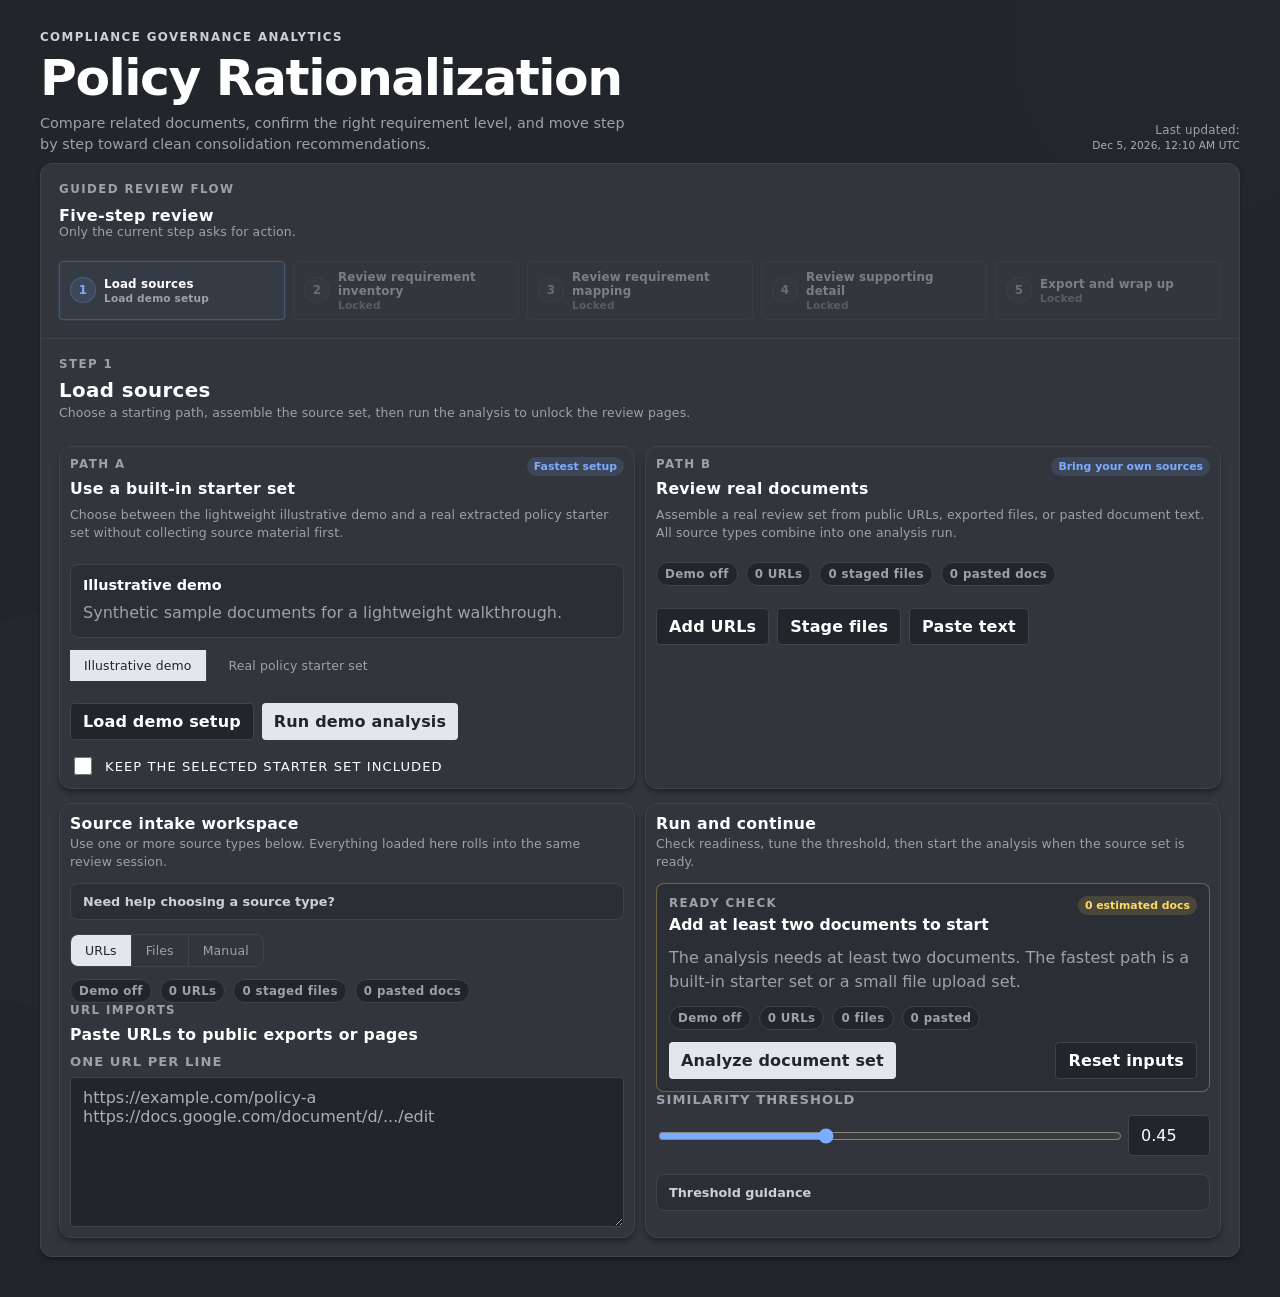
<file: docs/index.html>
<!doctype html>
<html lang="en">
  <head>
    <meta charset="utf-8">
    <meta name="viewport" content="width=device-width, initial-scale=1">
    <title>Compliance Rationalizer</title>
    <meta
      name="description"
      content="Analyze related compliance policies and standards for redundancy, consolidation opportunities, and review flags."
    >
    <link rel="stylesheet" href="./styles.css?v=20260428g">
  </head>
  <body>
    <div class="bg-shape bg-shape-a"></div>
    <div class="bg-shape bg-shape-b"></div>

    <div class="page-shell">
      <header class="hero">
        <div class="hero-top">
          <div class="hero-title-wrap">
            <p class="eyebrow">Compliance Governance Analytics</p>
            <h1>Policy Rationalization</h1>
            <p class="subhead">
              Compare related documents, confirm the right requirement level, and move step by step toward clean consolidation recommendations.
            </p>
          </div>
          <div class="hero-source hero-source--inline">
            <span class="source-label" id="deployLabel">Last updated:</span>
            <span class="source-timestamp" id="deployTimestamp">Apr 28, 2026, 2:56 PM EDT</span>
          </div>
        </div>
      </header>

      <main class="wizard-layout">
        <section class="panel wizard-shell">
          <div class="panel__section wizard-progress-shell">
            <div data-step-progress></div>
          </div>

          <div class="panel__section wizard-status-shell" data-status-shell hidden>
            <div class="status" data-status></div>
          </div>

          <div class="panel__section wizard-content-shell">
            <div data-step-content></div>
          </div>
        </section>
      </main>
    </div>

    <script type="module" src="./app.mjs?v=20260428g"></script>
  </body>
</html>
</file>
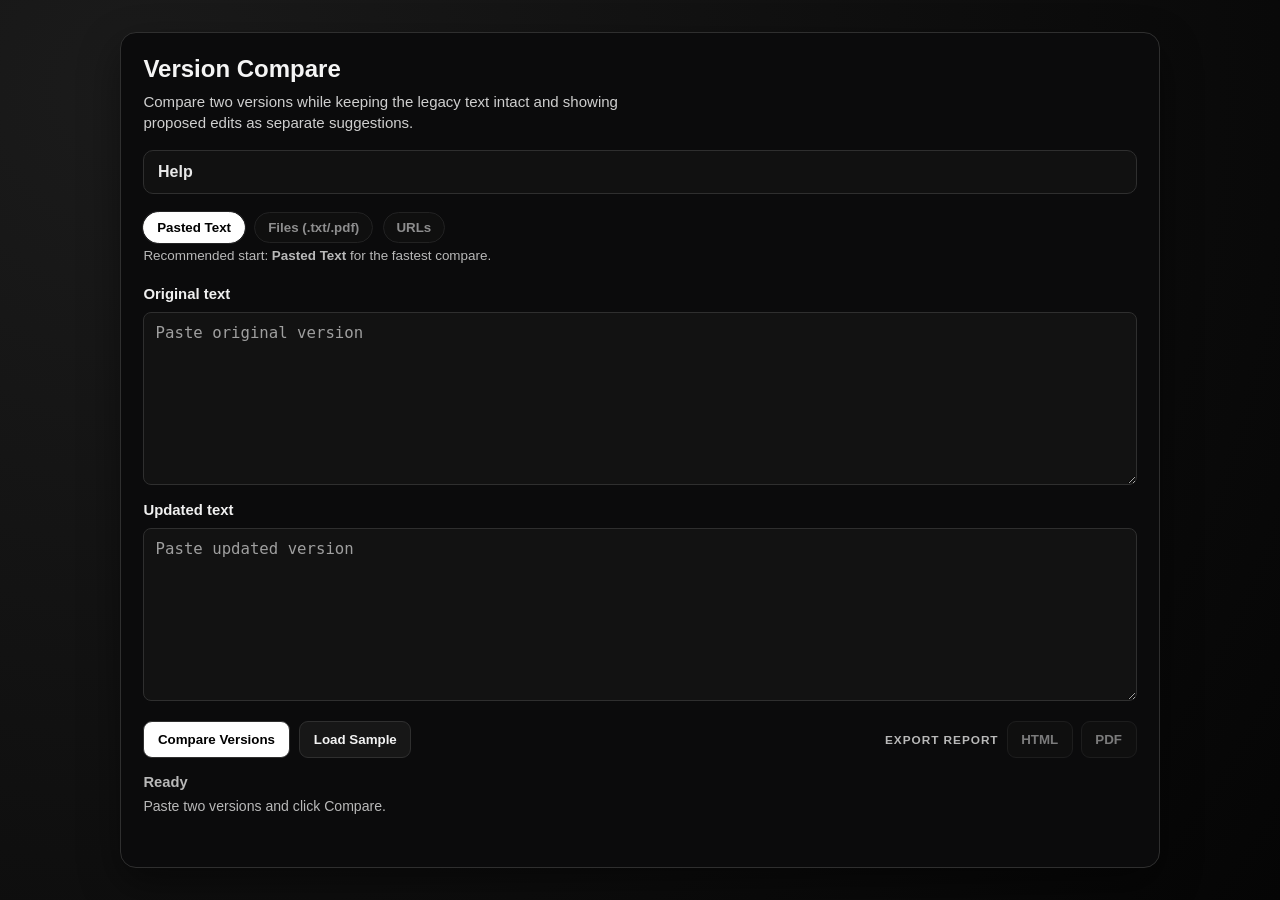
<file: docs/version-compare/index.html>
<!doctype html>
<html lang="en">
  <head>
    <meta charset="UTF-8" />
    <meta name="viewport" content="width=device-width, initial-scale=1.0" />
    <title>Version Compare</title>
    <link rel="stylesheet" href="./styles.css?v=20260428a" />
  </head>
  <body>
    <main class="shell">
      <section class="card">
        <header class="header">
          <h1>Version Compare</h1>
          <p>Compare two versions while keeping the legacy text intact and showing proposed edits as separate suggestions.</p>
        </header>

        <details class="help-disclosure">
          <summary>Help</summary>
          <div class="help-disclosure__body">
            <ol>
              <li>Select an input mode: <strong>Pasted Text</strong>, <strong>Files</strong>, or <strong>URLs</strong>.</li>
              <li>Provide original and updated versions.</li>
              <li>Click <strong>Compare</strong> to view summary plus a legacy-preserving redline.</li>
              <li>Export with <strong>Download HTML Report</strong> or <strong>Download PDF Report</strong>.</li>
            </ol>
            <p>URL mode may be blocked by CORS/auth on private links. If that happens, paste text or upload files.</p>
          </div>
        </details>

        <section class="mode-picker" role="tablist" aria-label="Input mode">
          <button type="button" id="tab-text" class="mode-btn active" data-mode="text" role="tab" tabindex="0" aria-selected="true" aria-controls="panel-text">Pasted Text</button>
          <button type="button" id="tab-files" class="mode-btn" data-mode="files" role="tab" tabindex="-1" aria-selected="false" aria-controls="panel-files">Files (.txt/.pdf)</button>
          <button type="button" id="tab-urls" class="mode-btn" data-mode="urls" role="tab" tabindex="-1" aria-selected="false" aria-controls="panel-urls">URLs</button>
        </section>
        <p class="mode-hint">Recommended start: <strong>Pasted Text</strong> for the fastest compare.</p>

        <section id="panel-text" class="mode-panel" role="tabpanel" aria-labelledby="tab-text">
          <label for="text-a">Original text</label>
          <textarea id="text-a" rows="8" placeholder="Paste original version"></textarea>
          <label for="text-b">Updated text</label>
          <textarea id="text-b" rows="8" placeholder="Paste updated version"></textarea>
        </section>

        <section id="panel-files" class="mode-panel hidden" role="tabpanel" aria-labelledby="tab-files" aria-hidden="true">
          <label for="file-a">Original file (.txt or .pdf)</label>
          <input id="file-a" type="file" accept=".txt,.pdf,text/plain,application/pdf" />
          <label for="file-b">Updated file (.txt or .pdf)</label>
          <input id="file-b" type="file" accept=".txt,.pdf,text/plain,application/pdf" />
        </section>

        <section id="panel-urls" class="mode-panel hidden" role="tabpanel" aria-labelledby="tab-urls" aria-hidden="true">
          <label for="url-a">Original URL</label>
          <input id="url-a" type="url" placeholder="https://..." />
          <label for="url-b">Updated URL</label>
          <input id="url-b" type="url" placeholder="https://..." />
        </section>

        <section class="actions">
          <div class="actions-main">
            <button id="compare-btn" type="button" class="primary">Compare Versions</button>
            <button id="load-sample" type="button" class="secondary sample-btn">Load Sample</button>
          </div>
          <div id="export-actions" class="export-actions hidden">
            <span class="export-label">Export Report</span>
            <button id="download-html" type="button" class="export-btn" disabled>HTML</button>
            <button id="download-pdf" type="button" class="export-btn" disabled>PDF</button>
          </div>
        </section>

        <div id="status" class="status"></div>
        <p id="empty-state" class="empty-state"></p>

        <section id="results" class="results hidden">
          <h2>Summary</h2>
          <ul id="summary-list"></ul>

          <div class="result-toggles">
            <button id="toggle-inline" type="button" class="toggle-btn" aria-expanded="false">Show Redline</button>
            <button id="toggle-side" type="button" class="toggle-btn" aria-expanded="false">Show Side-by-Side</button>
          </div>

          <div id="inline-section" class="result-section hidden">
            <h2>Legacy-Preserving Redline</h2>
            <p class="legend"><span class="legacy-token">Legacy text</span> <span class="suggestion-chip">Proposed suggestion</span></p>
            <div id="inline-diff" class="inline-diff"></div>
          </div>

          <div id="side-section" class="result-section hidden">
            <h2>Side-by-Side Diff</h2>
            <div class="table-wrap">
              <table>
                <thead>
                  <tr><th>Original</th><th>Updated</th></tr>
                </thead>
                <tbody id="side-body"></tbody>
              </table>
            </div>
          </div>
        </section>
      </section>
    </main>

    <script type="module" src="./app.js?v=20260428a"></script>
  </body>
</html>
</file>
<file: docs/styles.css>
@font-face {
  font-family: "Cash Sans";
  src: url(https://cash-f.squarecdn.com/static/fonts/cashsans/woff2/CashSans-Regular.woff2) format("woff2");
  font-weight: 400;
  font-style: normal;
}

@font-face {
  font-family: "Cash Sans";
  src: url(https://cash-f.squarecdn.com/static/fonts/cashsans/woff2/CashSans-Medium.woff2) format("woff2");
  font-weight: 500;
  font-style: normal;
}

@font-face {
  font-family: "Cash Sans";
  src: url(https://cash-f.squarecdn.com/static/fonts/cashsans/woff2/CashSans-Bold.woff2) format("woff2");
  font-weight: 700;
  font-style: normal;
}

:root {
  --bg: #22252a;
  --bg-secondary: #2b2f35;
  --bg-tertiary: #3f434b;
  --ink: #ffffff;
  --muted: #9ca2aa;
  --card: #32353b;
  --line: #3f434b;
  --accent: #e3e6ea;
  --accent-2: #cbd1d6;
  --accent-3: #a7b0b9;
  --info: #7cacff;
  --danger: #ff6b6b;
  --success: #a3d795;
  --warning: #ffd966;
  --shadow-sm: 0 1px 2px 0 rgba(0, 0, 0, 0.22);
  --shadow-md: 0 4px 6px -1px rgba(0, 0, 0, 0.32), 0 2px 4px -2px rgba(0, 0, 0, 0.24);
  --shadow-lg: 0 10px 15px -3px rgba(0, 0, 0, 0.34), 0 4px 6px -4px rgba(0, 0, 0, 0.24);
  --radius-sm: 4px;
  --radius-md: 8px;
  --radius-lg: 12px;
}

* {
  box-sizing: border-box;
}

html {
  scroll-behavior: smooth;
}

body {
  margin: 0;
  min-height: 100vh;
  font-family: "Cash Sans", system-ui, -apple-system, sans-serif;
  color: var(--ink);
  background: var(--bg);
  -webkit-font-smoothing: antialiased;
  text-rendering: optimizeLegibility;
}

.bg-shape {
  position: fixed;
  z-index: -1;
  border-radius: 999px;
  opacity: 0.42;
  filter: blur(0.5px);
}

.bg-shape-a {
  width: 400px;
  height: 400px;
  background: #2a2d33;
  left: -130px;
  bottom: -110px;
}

.bg-shape-b {
  width: 360px;
  height: 360px;
  background: #282b30;
  right: -90px;
  top: -140px;
}

.page-shell {
  width: min(1200px, 94vw);
  margin: 0 auto;
  padding: 30px 0 40px;
}

.hero {
  margin-bottom: 8px;
}

.hero-top {
  display: flex;
  justify-content: space-between;
  align-items: flex-end;
  gap: 14px;
}

.hero-title-wrap {
  flex: 1 1 720px;
  min-width: 0;
}

.eyebrow {
  margin: 0 0 8px;
  color: var(--accent-2);
  font-size: 0.74rem;
  font-weight: 700;
  letter-spacing: 0.12em;
  text-transform: uppercase;
}

.hero h1 {
  margin: 0;
  line-height: 1.05;
  font-weight: 700;
  letter-spacing: -0.03em;
  font-size: clamp(1.9rem, 4vw, 3.15rem);
}

.subhead {
  margin: 8px 0 0;
  font-size: 0.9rem;
  color: var(--muted);
  max-width: 66ch;
  line-height: 1.45;
}

.hero-source {
  display: flex;
  flex-direction: column;
  align-items: flex-end;
  gap: 2px;
  flex-shrink: 0;
  margin-left: auto;
}

.hero-source--inline {
  padding-bottom: 4px;
}

.source-label {
  color: var(--muted);
  font-size: 0.74rem;
  font-weight: 500;
  letter-spacing: 0.02em;
  white-space: nowrap;
}

.source-timestamp {
  color: var(--accent-3);
  font-size: 0.66rem;
  letter-spacing: 0.01em;
  white-space: nowrap;
}

.panel {
  background: var(--card);
  border: 1px solid var(--line);
  border-radius: var(--radius-lg);
  box-shadow: var(--shadow-md);
}

.layout {
  display: grid;
  grid-template-columns: minmax(320px, 420px) minmax(0, 1fr);
  gap: 10px;
}

.panel--sticky {
  position: sticky;
  top: 18px;
  align-self: start;
}

.panel__section {
  padding: 14px;
  border-bottom: 1px solid rgba(255, 255, 255, 0.06);
}

.panel__section:last-child {
  border-bottom: 0;
}

.panel h2,
.panel h3,
.panel h4 {
  margin: 2px 0 10px;
  font-size: 0.98rem;
  letter-spacing: 0.02em;
}

.panel p {
  color: var(--muted);
}

.demo-box {
  border: 1px solid var(--bg-tertiary);
  border-radius: var(--radius-md);
  padding: 12px;
  background: var(--bg-secondary);
}

.flow-card {
  border: 1px solid var(--bg-tertiary);
  border-radius: var(--radius-md);
  padding: 12px;
  background: var(--bg-secondary);
}

.flow-card + .flow-card {
  margin-top: 10px;
}

.flow-card strong {
  display: block;
  margin-bottom: 6px;
  font-size: 0.9rem;
}

.flow-card p {
  margin: 0;
  line-height: 1.5;
}

.flow-card--compact p {
  margin-top: 8px;
}

.workspace-switcher {
  display: grid;
  gap: 12px;
  margin-top: 14px;
}

.help-disclosure {
  margin-bottom: 12px;
  border: 1px solid var(--line);
  border-radius: var(--radius-md);
  background: var(--bg-secondary);
}

.help-disclosure summary {
  cursor: pointer;
  list-style: none;
  padding: 10px 12px;
  color: var(--accent-2);
  font-size: 0.8rem;
  font-weight: 700;
}

.help-disclosure summary::-webkit-details-marker {
  display: none;
}

.help-disclosure__body {
  padding: 0 12px 12px;
  color: var(--accent-3);
  font-size: 0.8rem;
  line-height: 1.5;
}

.help-disclosure__list {
  margin: 0;
  padding-left: 18px;
  display: grid;
  gap: 6px;
}

.help-disclosure--compact {
  margin: 10px 0 0;
}

.help-disclosure--compact .help-disclosure__body {
  padding-top: 2px;
}

.toggle-group--full {
  width: 100%;
}

.source-summary {
  display: flex;
  flex-wrap: wrap;
  gap: 8px;
}

.demo-banner {
  display: grid;
  gap: 6px;
  padding: 12px 14px;
  border-radius: var(--radius-md);
  border: 1px solid rgba(255, 217, 102, 0.28);
  background: linear-gradient(180deg, rgba(255, 217, 102, 0.1), rgba(255, 217, 102, 0.04));
}

.demo-banner--results {
  margin-bottom: 10px;
}

.demo-banner strong {
  color: var(--ink);
  font-size: 0.88rem;
  line-height: 1.5;
}

.demo-banner span {
  color: var(--accent-2);
  font-size: 0.78rem;
  line-height: 1.45;
}

.demo-banner__eyebrow {
  margin: 0;
  color: var(--warning);
  font-size: 0.68rem;
  font-weight: 800;
  letter-spacing: 0.11em;
  text-transform: uppercase;
}

.source-chip {
  display: inline-flex;
  align-items: center;
  padding: 4px 8px;
  border-radius: 999px;
  border: 1px solid var(--line);
  background: var(--bg);
  color: var(--muted);
  font-size: 0.74rem;
  font-weight: 700;
  letter-spacing: 0.03em;
}

.source-chip--active {
  color: var(--accent);
  border-color: var(--accent-3);
}

.toggle {
  display: flex;
  gap: 10px;
  align-items: center;
  font-weight: 500;
  color: var(--ink);
}

.toggle input {
  width: 18px;
  height: 18px;
  accent-color: var(--info);
}

.control-row {
  display: flex;
  flex-wrap: wrap;
  gap: 8px;
  margin-top: 10px;
}

label {
  font-size: 0.82rem;
  text-transform: uppercase;
  letter-spacing: 0.08em;
  color: var(--muted);
  font-weight: 700;
}

button,
.ghost-button,
.field input,
.field textarea,
.field input[type="file"] {
  font: inherit;
}

input,
textarea,
button,
.ghost-button {
  border-radius: var(--radius-sm);
}

input[type="text"],
input[type="number"],
textarea,
input[type="file"] {
  width: 100%;
  border: 1px solid var(--line);
  padding: 10px 12px;
  background: var(--bg);
  color: var(--ink);
}

textarea {
  min-height: 150px;
  resize: vertical;
}

input::placeholder,
textarea::placeholder {
  color: var(--accent-3);
}

input:focus,
textarea:focus {
  outline: none;
  border-color: var(--info);
}

button,
.ghost-button {
  padding: 8px 12px;
  font-weight: 700;
  cursor: pointer;
  letter-spacing: 0.01em;
  transition: filter 0.15s, transform 0.15s, box-shadow 0.15s;
}

button:hover,
.ghost-button:hover {
  transform: translateY(-1px);
}

.primary-button {
  border: none;
  background: var(--accent);
  color: var(--bg);
}

.primary-button:hover {
  filter: brightness(0.92);
}

.ghost-button {
  border: 1px solid var(--line);
  background: var(--bg);
  color: var(--ink);
  text-decoration: none;
  display: inline-flex;
  align-items: center;
  justify-content: center;
}

.ghost-button:hover {
  background: var(--bg-secondary);
}

.ghost-button--small {
  padding: 6px 10px;
  font-size: 0.78rem;
}

.field {
  display: grid;
  gap: 8px;
}

.hint {
  margin: 0;
  color: var(--muted);
  font-size: 0.82rem;
  line-height: 1.45;
}

.threshold-row {
  display: grid;
  grid-template-columns: minmax(0, 1fr) 82px;
  gap: 8px;
  align-items: center;
}

.threshold-row input[type="range"] {
  width: 100%;
  accent-color: var(--info);
}

.manual-stack {
  display: grid;
  gap: 8px;
}

.manual-card {
  padding: 10px;
  border-radius: var(--radius-md);
  border: 1px solid var(--bg-tertiary);
  background: var(--bg-secondary);
}

.manual-card__header {
  display: flex;
  gap: 8px;
  align-items: center;
  margin-bottom: 8px;
}

.manual-card__title {
  flex: 1;
  min-width: 0;
}

.manual-card__text {
  width: 100%;
  min-height: 132px;
}

.status {
  padding: 8px 12px;
  border: 1px solid var(--line);
  background: var(--bg);
  border-radius: var(--radius-md);
  color: var(--muted);
  font-size: 0.84rem;
  line-height: 1.45;
}

.status[data-tone="loading"] {
  color: var(--accent);
  border-color: rgba(124, 172, 255, 0.28);
  background: linear-gradient(180deg, rgba(124, 172, 255, 0.08), rgba(124, 172, 255, 0.03));
}

.status[data-tone="success"] {
  color: var(--success);
}

.status[data-tone="warning"] {
  color: var(--warning);
}

.status__eyebrow {
  margin-bottom: 6px;
  color: var(--accent-2);
  font-size: 0.68rem;
  font-weight: 800;
  letter-spacing: 0.11em;
  text-transform: uppercase;
}

.status__headline {
  display: block;
  color: var(--ink);
  font-size: 0.95rem;
}

.status__detail {
  margin: 6px 0 0;
  color: var(--accent-2);
  font-size: 0.82rem;
}

.status__steps {
  list-style: none;
  margin: 10px 0 0;
  padding: 0;
  display: grid;
  gap: 8px;
}

.status__step {
  display: grid;
  grid-template-columns: 14px minmax(0, 1fr);
  gap: 10px;
  align-items: start;
}

.status__step strong,
.status__step span {
  display: block;
}

.status__step strong {
  color: var(--ink);
  font-size: 0.8rem;
}

.status__step span {
  color: var(--muted);
  font-size: 0.76rem;
}

.status__step-dot {
  width: 10px;
  height: 10px;
  margin-top: 4px;
  border-radius: 50%;
  background: var(--bg-tertiary);
  border: 1px solid var(--line);
}

.status__step--active .status__step-dot {
  background: var(--info);
  border-color: rgba(124, 172, 255, 0.36);
  box-shadow: 0 0 0 4px rgba(124, 172, 255, 0.12);
}

.status__step--complete .status__step-dot {
  background: var(--success);
  border-color: rgba(163, 215, 149, 0.36);
}

.status__step--skipped .status__step-dot {
  background: transparent;
  border-style: dashed;
}

.results-shell {
  display: grid;
  gap: 8px;
}

.empty-state {
  padding: 12px;
}

.empty-state h2 {
  margin: 0 0 10px;
}

.empty-state p {
  margin: 0;
  line-height: 1.55;
}

.empty-state__steps {
  margin: 14px 0 0;
  padding-left: 18px;
  color: var(--accent-2);
  display: grid;
  gap: 8px;
}

.empty-state__steps li {
  line-height: 1.45;
}

.table-panel {
  padding: 10px;
}

.search-bar {
  position: relative;
  flex: 1;
}

.search-bar input {
  width: 100%;
  padding: 9px 14px;
  font-size: 0.88rem;
  font-family: inherit;
  background: var(--bg);
  border: 1px solid var(--line);
  border-radius: var(--radius-md);
  color: var(--ink);
  outline: none;
  transition: border-color 0.2s;
}

.search-bar input:focus {
  border-color: var(--info);
}

.filter-toolbar {
  display: grid;
  gap: 10px;
}

.review-toolbar {
  display: flex;
  align-items: center;
  gap: 10px;
  flex-wrap: wrap;
  margin-bottom: 10px;
}

.review-toolbar__search {
  flex: 1 1 360px;
}

.review-stack {
  display: grid;
  gap: 10px;
}

.export-actions {
  display: flex;
  gap: 8px;
  flex-wrap: wrap;
  justify-content: flex-end;
}

.toggle-group {
  display: flex;
  gap: 0;
  border: 1px solid var(--bg-tertiary);
  border-radius: var(--radius-md);
  overflow: hidden;
  width: fit-content;
  max-width: 100%;
  flex-wrap: wrap;
}

.toggle-btn {
  background: transparent;
  color: var(--muted);
  border: none;
  padding: 8px 14px;
  font-size: 0.78rem;
  font-family: inherit;
  font-weight: 500;
  cursor: pointer;
  transition: background 0.15s, color 0.15s;
  border-right: 1px solid var(--bg-tertiary);
  border-radius: 0;
}

.toggle-btn:last-child {
  border-right: none;
}

.toggle-btn:hover {
  background: var(--bg-secondary);
  color: var(--accent-2);
}

.toggle-btn.active {
  background: var(--accent);
  color: var(--bg);
}

.source-panel {
  display: none;
}

.source-panel.is-active {
  display: block;
}

.run-panel {
  border: 1px solid var(--bg-tertiary);
  border-radius: var(--radius-md);
  padding: 12px;
  background: var(--bg-secondary);
  display: grid;
  gap: 12px;
}

.run-panel--ready {
  border-color: rgba(163, 215, 149, 0.32);
}

.run-panel--warning {
  border-color: rgba(255, 217, 102, 0.32);
}

.run-panel__header {
  display: flex;
  justify-content: space-between;
  gap: 12px;
  align-items: flex-start;
}

.run-panel__header strong {
  display: block;
  font-size: 0.98rem;
}

.run-panel__header .eyebrow {
  margin-bottom: 5px;
}

.run-panel__detail {
  margin: 0;
  color: var(--accent-2);
  line-height: 1.5;
}

.run-panel__metrics {
  display: flex;
  flex-wrap: wrap;
  gap: 8px;
}

.run-panel__controls {
  display: flex;
  flex-wrap: wrap;
  justify-content: space-between;
  gap: 10px;
}

.stat,
.result-card {
  background: var(--bg-secondary);
  border: 1px solid var(--line);
  border-radius: var(--radius-md);
  box-shadow: var(--shadow-sm);
}

.review-context {
  display: grid;
  gap: 10px;
}

.review-context__copy {
  display: grid;
  gap: 6px;
}

.review-context__summary {
  margin: 0;
  color: var(--accent-2);
  line-height: 1.5;
}

.review-context__meta {
  display: flex;
  flex-wrap: wrap;
  gap: 8px;
}

.action-strip {
  display: grid;
  gap: 12px;
  border-color: rgba(124, 172, 255, 0.22);
  background: linear-gradient(180deg, rgba(124, 172, 255, 0.05), rgba(124, 172, 255, 0.02));
}

.action-strip__copy h3 {
  margin: 0 0 6px;
}

.action-strip__copy .section-subtitle {
  margin: 0;
}

.action-strip__meta {
  display: flex;
  flex-wrap: wrap;
  gap: 8px;
}

.action-progress {
  display: grid;
  gap: 8px;
}

.action-progress__labels {
  display: flex;
  justify-content: space-between;
  gap: 12px;
  align-items: baseline;
}

.action-progress__labels strong {
  font-size: 0.86rem;
  color: var(--ink);
}

.action-progress__labels span {
  font-size: 0.78rem;
  color: var(--muted);
}

.action-progress__track {
  height: 8px;
  border-radius: 999px;
  background: rgba(255, 255, 255, 0.08);
  overflow: hidden;
}

.action-progress__fill {
  display: block;
  height: 100%;
  border-radius: inherit;
  background: linear-gradient(90deg, var(--accent), #9ed6ff);
}

.results-section {
  display: grid;
  gap: 8px;
}

.results-section h3 {
  margin: 2px 0 0;
  font-size: 0.94rem;
}

.result-card {
  padding: 12px;
}

.result-card__header {
  display: flex;
  justify-content: space-between;
  gap: 12px;
  align-items: center;
}

.result-card__header--tight {
  align-items: flex-start;
}

.result-card__header--tight h4 {
  margin: 0;
}

.result-card--queue {
  position: relative;
  border-left: 4px solid var(--line);
}

.result-card--queue-undecided {
  border-left-color: rgba(255, 217, 102, 0.9);
}

.result-card--queue-in-review {
  border-left-color: rgba(124, 172, 255, 0.9);
}

.result-card--queue-completed {
  border-left-color: rgba(163, 215, 149, 0.9);
  background: rgba(43, 47, 53, 0.72);
  opacity: 0.82;
}

.result-card__badges {
  display: inline-flex;
  align-items: center;
  gap: 6px;
  flex-wrap: wrap;
  justify-content: flex-end;
}

.result-card__meta {
  margin: 4px 0 0;
  color: var(--muted);
  font-size: 0.74rem;
}

.result-card__summary {
  margin: 10px 0 0;
  color: var(--accent-2);
  line-height: 1.5;
}

.queue-state-row {
  display: grid;
  gap: 2px;
  margin: 4px 0 10px;
}

.queue-state-row strong {
  color: var(--ink);
  font-size: 0.82rem;
}

.queue-state-row span {
  color: var(--muted);
  font-size: 0.77rem;
  line-height: 1.45;
}

.queue-primary-action {
  display: grid;
  gap: 6px;
  margin: 0 0 10px;
}

.queue-primary-action__button {
  justify-self: start;
  min-width: 160px;
}

.queue-primary-action__detail {
  margin: 0;
  color: var(--muted);
  font-size: 0.76rem;
  line-height: 1.45;
}

.doc-badge--queue {
  border-color: transparent;
}

.doc-badge--queue-undecided {
  background: rgba(255, 217, 102, 0.12);
  color: var(--warning);
}

.doc-badge--queue-in-review {
  background: rgba(124, 172, 255, 0.12);
  color: var(--accent);
}

.doc-badge--queue-completed {
  background: rgba(163, 215, 149, 0.12);
  color: var(--success);
}

.result-card--queue-completed:hover,
.result-card--queue-completed:focus-within {
  opacity: 0.96;
}

.redline-disclosure {
  margin-top: 12px;
  border: 1px solid var(--line);
  border-radius: var(--radius-md);
  background: rgba(255, 255, 255, 0.02);
}

.supporting-disclosure {
  margin-top: 12px;
  border: 1px solid rgba(255, 255, 255, 0.08);
  border-radius: var(--radius-md);
  background: rgba(255, 255, 255, 0.015);
}

.supporting-disclosure--nested {
  margin-top: 2px;
}

.supporting-disclosure summary {
  cursor: pointer;
  list-style: none;
  padding: 10px 12px;
  color: var(--accent-2);
  font-size: 0.78rem;
  font-weight: 700;
}

.supporting-disclosure summary::-webkit-details-marker {
  display: none;
}

.supporting-disclosure__content {
  padding: 0 12px 12px;
}

.decision-card {
  margin-top: 12px;
  padding: 10px;
  border-radius: var(--radius-md);
  background: rgba(255, 255, 255, 0.02);
  border: 1px solid var(--line);
}

.decision-summary-bar {
  display: flex;
  flex-wrap: wrap;
  gap: 8px;
  margin-top: 12px;
}

.decision-summary-pill {
  display: inline-flex;
  align-items: center;
  padding: 5px 9px;
  border-radius: 999px;
  background: rgba(255, 255, 255, 0.05);
  border: 1px solid rgba(255, 255, 255, 0.08);
  color: var(--accent-2);
  font-size: 0.72rem;
  font-weight: 700;
}

.decision-summary-pill--accept {
  color: var(--success);
  background: rgba(163, 215, 149, 0.14);
}

.decision-summary-pill--revise {
  color: var(--warning);
  background: rgba(255, 217, 102, 0.14);
}

.decision-summary-pill--split {
  color: var(--info);
  background: rgba(124, 172, 255, 0.14);
}

.decision-summary-pill--escalate {
  color: #ffb6b6;
  background: rgba(255, 107, 107, 0.14);
}

.decision-card__header {
  display: flex;
  justify-content: space-between;
  gap: 10px;
  align-items: baseline;
}

.decision-card__header h5 {
  margin: 0;
  font-size: 0.82rem;
  color: var(--accent-2);
}

.decision-card__controls {
  display: grid;
  grid-template-columns: 180px minmax(0, 1fr);
  gap: 10px;
  margin-top: 10px;
}

.decision-control {
  display: grid;
  gap: 4px;
}

.decision-control--note {
  min-width: 0;
}

.decision-note-input {
  min-height: 76px;
  width: 100%;
  border: 1px solid var(--line);
  border-radius: var(--radius-sm);
  background: rgba(255, 255, 255, 0.03);
  color: var(--ink);
  padding: 7px 9px;
  font: inherit;
  font-size: 0.78rem;
  resize: vertical;
}

.decision-note-input:focus {
  outline: none;
  border-color: var(--info);
}

.redline-disclosure summary {
  cursor: pointer;
  list-style: none;
  padding: 10px 12px;
  color: var(--accent-2);
  font-size: 0.8rem;
  font-weight: 700;
}

.redline-disclosure summary::-webkit-details-marker {
  display: none;
}

.redline-preview {
  padding: 0 12px 12px;
  display: grid;
  gap: 10px;
}

.redline-preview__meta {
  display: flex;
  flex-wrap: wrap;
  gap: 8px;
  align-items: center;
}

.redline-copy-grid {
  display: grid;
  grid-template-columns: repeat(2, minmax(0, 1fr));
  gap: 10px;
}

.redline-copy-card {
  padding: 10px;
  border-radius: var(--radius-md);
  background: var(--bg);
  border: 1px solid var(--line);
}

.redline-copy-card h5 {
  margin: 0 0 8px;
  font-size: 0.76rem;
  color: var(--accent-2);
  letter-spacing: 0.05em;
  text-transform: uppercase;
}

.redline-copy-card p {
  margin: 0;
  color: var(--ink);
  line-height: 1.5;
}

.redline-inline-box {
  padding: 12px;
  border-radius: var(--radius-md);
  background: #101216;
  border: 1px solid var(--line);
  color: var(--ink);
  line-height: 1.6;
  white-space: pre-wrap;
}

.legacy-token {
  color: var(--ink);
}

.suggestion-chip {
  display: inline;
  color: #ffb2b2;
  background: rgba(255, 107, 107, 0.14);
  border-radius: 6px;
  padding: 1px 4px;
}

.redline-token--add {
  background: rgba(255, 107, 107, 0.18);
  color: #ffc7c7;
}

.redline-token--remove {
  background: rgba(255, 107, 107, 0.14);
  color: #ffaaaa;
  text-decoration: line-through;
}

.redline-side-table {
  overflow-x: auto;
}

.document-context-view {
  display: grid;
  gap: 10px;
}

.document-context-view__header h5 {
  margin: 0 0 4px;
  font-size: 0.82rem;
  color: var(--accent-2);
  letter-spacing: 0.05em;
  text-transform: uppercase;
}

.document-context-view__header .document-note {
  margin: 0;
}

.document-context-stack {
  display: grid;
  gap: 8px;
  max-height: 520px;
  overflow: auto;
  padding-right: 2px;
}

.document-context-block {
  padding: 12px;
  border-radius: var(--radius-md);
  background: rgba(255, 255, 255, 0.025);
  border: 1px solid var(--line);
}

.document-context-block--active {
  background: rgba(124, 172, 255, 0.08);
  border-color: rgba(124, 172, 255, 0.35);
}

.document-context-block p {
  margin: 0;
  color: var(--ink);
  line-height: 1.65;
  white-space: pre-wrap;
}

.document-context-block__meta {
  display: flex;
  flex-wrap: wrap;
  gap: 8px;
  align-items: center;
  margin-bottom: 8px;
}

.document-context-fallback {
  display: grid;
  gap: 8px;
  margin-top: 10px;
}

.redline-side-table table {
  width: 100%;
  border-collapse: collapse;
}

.redline-side-table th,
.redline-side-table td {
  border: 1px solid var(--line);
  padding: 8px;
  vertical-align: top;
  text-align: left;
  white-space: pre-wrap;
}

.redline-side-table th {
  background: rgba(255, 255, 255, 0.04);
  color: var(--accent-2);
}

.removed-cell {
  background: rgba(255, 107, 107, 0.12);
  color: #ffb6b6;
}

.added-cell {
  background: rgba(163, 215, 149, 0.1);
  color: #d9f1d2;
}

.bucket-stack {
  display: grid;
  gap: 16px;
}

.bucket-section {
  display: grid;
  gap: 10px;
}

.bucket-section__header {
  display: flex;
  align-items: center;
  justify-content: space-between;
  gap: 10px;
}

.bucket-section__header h4 {
  margin: 0;
}

.pill {
  display: inline-flex;
  align-items: center;
  padding: 3px 8px;
  border-radius: 999px;
  background: rgba(124, 172, 255, 0.14);
  color: var(--info);
  font-size: 0.68rem;
  font-weight: 700;
  white-space: nowrap;
}

.check-grid {
  display: flex;
  flex-wrap: wrap;
  gap: 8px;
  margin-top: 10px;
}

.check {
  display: inline-flex;
  align-items: center;
  gap: 8px;
  padding: 5px 8px;
  border-radius: 999px;
  background: rgba(255, 255, 255, 0.03);
  border: 1px solid rgba(255, 255, 255, 0.08);
}

.check__label {
  color: var(--muted);
  font-size: 0.68rem;
  letter-spacing: 0.01em;
  font-weight: 700;
}

.check__value {
  font-size: 0.68rem;
  color: var(--ink);
  font-weight: 700;
}

.source-list,
.document-list,
.requirement-list,
.pair-list,
.issue-list {
  display: grid;
  gap: 8px;
  margin: 10px 0 0;
  padding: 0;
  list-style: none;
}

.source-list li,
.document-row,
.pair-list li,
.issue-list li {
  padding: 9px 11px;
  border-radius: var(--radius-md);
  background: var(--bg);
  border: 1px solid var(--line);
}

.source-list li {
  display: grid;
  gap: 4px;
}

.requirement-row {
  display: flex;
  justify-content: space-between;
  gap: 12px;
  align-items: flex-start;
}

.requirement-row__main {
  display: grid;
  gap: 4px;
  min-width: 0;
}

.requirement-row__main p {
  margin: 0;
  color: var(--accent-2);
  line-height: 1.45;
}

.requirement-row__meta {
  display: flex;
  flex-wrap: wrap;
  gap: 6px;
  justify-content: flex-end;
}

.document-row {
  display: flex;
  justify-content: space-between;
  gap: 12px;
  align-items: center;
}

.document-row__main {
  display: grid;
  gap: 4px;
  min-width: 0;
}

.document-row__meta {
  display: flex;
  gap: 6px;
  flex-wrap: wrap;
  justify-content: flex-end;
}

.doc-type-control {
  display: grid;
  gap: 3px;
  min-width: 118px;
  text-transform: none;
  font-weight: 400;
  color: var(--ink);
}

.doc-type-control__label {
  font-size: 0.58rem;
  color: var(--muted);
  letter-spacing: 0.08em;
  font-weight: 700;
}

.doc-type-select {
  width: 100%;
  border: 1px solid var(--line);
  border-radius: var(--radius-sm);
  background: rgba(255, 255, 255, 0.03);
  color: var(--ink);
  padding: 5px 8px;
  font: inherit;
  font-size: 0.76rem;
}

.doc-type-select:focus {
  outline: none;
  border-color: var(--info);
}

.source-list span,
.document-row span,
.issue-list li {
  color: var(--accent-3);
  font-size: 0.84rem;
  word-break: break-word;
}

.document-note {
  margin: 2px 0 0;
  color: var(--warning);
  font-size: 0.78rem;
  line-height: 1.45;
}

.doc-badge {
  display: inline-flex;
  align-items: center;
  padding: 3px 7px;
  border-radius: 999px;
  background: rgba(124, 172, 255, 0.14);
  color: var(--info);
  font-size: 0.68rem;
  font-weight: 700;
  white-space: nowrap;
}

.doc-badge--warn {
  background: rgba(255, 217, 102, 0.14);
  color: var(--warning);
}

.doc-badge--ok {
  background: rgba(163, 215, 149, 0.14);
  color: var(--success);
}

.pair-list li {
  display: grid;
  grid-template-columns: minmax(0, 1fr) auto minmax(0, 1fr);
  align-items: center;
  gap: 10px;
}

.pair-list li span:last-child {
  text-align: right;
}

.pair-list strong {
  color: var(--accent);
  font-size: 0.94rem;
}

.pair-score {
  letter-spacing: 0.01em;
}

.section-subtitle {
  margin: -4px 0 10px;
  font-size: 0.78rem;
  color: var(--muted);
  letter-spacing: 0.01em;
  line-height: 1.45;
}

.workflow-panel {
  display: grid;
  gap: 14px;
}

.workflow-intro {
  padding-bottom: 12px;
}

.results-section-heading h3 {
  margin-bottom: 6px;
}

.results-section-heading .section-subtitle {
  margin-bottom: 0;
}

.workflow-step {
  display: grid;
  grid-template-columns: 52px minmax(0, 1fr);
  gap: 0;
  align-items: stretch;
  transition: opacity 0.18s ease, border-color 0.18s ease, background 0.18s ease;
}

.workflow-step--upcoming {
  opacity: 0.52;
}

.workflow-step--current {
  border-color: rgba(124, 172, 255, 0.28);
  box-shadow: 0 0 0 1px rgba(124, 172, 255, 0.12), var(--shadow-md);
}

.workflow-step--complete {
  opacity: 0.94;
}

.workflow-step__rail {
  display: flex;
  flex-direction: column;
  align-items: center;
  gap: 10px;
  padding: 2px 0 2px 2px;
}

.workflow-step__number {
  width: 34px;
  height: 34px;
  border-radius: 50%;
  display: inline-flex;
  align-items: center;
  justify-content: center;
  background: rgba(124, 172, 255, 0.18);
  border: 1px solid rgba(124, 172, 255, 0.26);
  color: var(--accent);
  font-size: 0.9rem;
  font-weight: 800;
  letter-spacing: 0.02em;
  position: relative;
}

.workflow-step__number-text {
  display: inline-flex;
  align-items: center;
  justify-content: center;
}

.workflow-step--complete .workflow-step__number {
  background: rgba(163, 215, 149, 0.16);
  border-color: rgba(163, 215, 149, 0.3);
  color: var(--success);
}

.workflow-step--complete .workflow-step__number-text {
  opacity: 0;
}

.workflow-step--complete .workflow-step__number::after {
  content: "";
  position: absolute;
  width: 8px;
  height: 14px;
  border-right: 2px solid currentColor;
  border-bottom: 2px solid currentColor;
  transform: rotate(45deg);
  top: 7px;
  left: 12px;
}

.workflow-step--current .workflow-step__number {
  background: rgba(124, 172, 255, 0.2);
  border-color: rgba(124, 172, 255, 0.34);
  color: var(--accent);
  box-shadow: 0 0 0 4px rgba(124, 172, 255, 0.1);
}

.workflow-step--upcoming .workflow-step__number {
  background: rgba(255, 255, 255, 0.04);
  border-color: rgba(255, 255, 255, 0.08);
  color: var(--muted);
}

.workflow-step__line {
  width: 1px;
  flex: 1;
  min-height: 44px;
  background: linear-gradient(180deg, rgba(124, 172, 255, 0.35), rgba(124, 172, 255, 0.08));
}

.workflow-step--complete .workflow-step__line {
  background: linear-gradient(180deg, rgba(163, 215, 149, 0.4), rgba(163, 215, 149, 0.12));
}

.workflow-step--upcoming .workflow-step__line {
  background: linear-gradient(180deg, rgba(255, 255, 255, 0.12), rgba(255, 255, 255, 0.02));
}

.workflow-step--last .workflow-step__line {
  display: none;
}

.workflow-step__content {
  min-width: 0;
}

.workflow-step__eyebrow {
  margin: 0 0 6px;
  color: var(--accent-2);
  font-size: 0.72rem;
  font-weight: 800;
  letter-spacing: 0.12em;
  text-transform: uppercase;
}

.workflow-step__heading-row {
  display: flex;
  align-items: center;
  gap: 8px;
  flex-wrap: wrap;
}

.workflow-step__heading-row .workflow-step__eyebrow {
  margin-bottom: 0;
}

.workflow-step__status {
  display: inline-flex;
  align-items: center;
  padding: 3px 8px;
  border-radius: 999px;
  font-size: 0.68rem;
  font-weight: 800;
  letter-spacing: 0.08em;
  text-transform: uppercase;
  border: 1px solid var(--line);
  color: var(--accent-2);
  background: rgba(255, 255, 255, 0.03);
}

.workflow-step__status--complete {
  color: var(--success);
  border-color: rgba(163, 215, 149, 0.28);
  background: rgba(163, 215, 149, 0.12);
}

.workflow-step__status--current {
  color: var(--info);
  border-color: rgba(124, 172, 255, 0.28);
  background: rgba(124, 172, 255, 0.12);
}

.workflow-step__status--upcoming {
  color: var(--muted);
  border-color: rgba(255, 255, 255, 0.1);
  background: rgba(255, 255, 255, 0.03);
}

.workflow-step--upcoming .workflow-step__eyebrow,
.workflow-step--upcoming .collapsible-title-group h3,
.workflow-step--upcoming .section-subtitle {
  color: var(--muted);
}

.collapsible-header {
  display: flex;
  align-items: center;
  justify-content: space-between;
  cursor: pointer;
  user-select: none;
  gap: 12px;
}

.collapsible-title-group {
  flex: 1;
  min-width: 0;
}

.collapsible-title-group h3 {
  margin-bottom: 0;
}

.collapsible-title-group .section-subtitle {
  margin-bottom: 0;
}

.collapsible-header:hover .collapse-icon {
  background: var(--bg-secondary);
}

.collapse-icon {
  width: 28px;
  height: 28px;
  flex-shrink: 0;
  border-radius: var(--radius-sm);
  display: flex;
  align-items: center;
  justify-content: center;
  transition: background 0.15s, transform 0.25s;
}

.collapse-icon::after {
  content: "";
  display: block;
  width: 8px;
  height: 8px;
  border-right: 2px solid var(--accent-2);
  border-bottom: 2px solid var(--accent-2);
  transform: rotate(45deg);
  transition: transform 0.25s;
  margin-top: -3px;
}

.collapsible.collapsed .collapse-icon::after {
  transform: rotate(-45deg);
  margin-top: 3px;
}

.collapsible-body {
  overflow: hidden;
  max-height: 3000px;
  opacity: 1;
  transition: max-height 0.35s ease, opacity 0.25s ease, margin-top 0.25s ease;
  margin-top: 10px;
}

.collapsible.collapsed .collapsible-body {
  max-height: 0;
  opacity: 0;
  margin-top: 0;
}

@media (max-width: 980px) {
  .layout {
    grid-template-columns: 1fr;
  }

  .panel--sticky {
    position: static;
  }

  .hero-top {
    flex-wrap: wrap;
    align-items: flex-start;
  }

  .hero-source {
    width: 100%;
    align-items: flex-start;
    margin-left: 0;
    padding-bottom: 0;
  }

  .workflow-step {
    grid-template-columns: 40px minmax(0, 1fr);
  }
}

@media (max-width: 720px) {
  .page-shell {
    width: min(100vw - 20px, 100%);
    padding: 20px 0 28px;
  }

  .document-row,
  .manual-card__header,
  .result-card__header {
    flex-direction: column;
    align-items: stretch;
  }

  .check-grid,
  .pair-list li {
    grid-template-columns: 1fr;
  }

  .document-row__meta {
    justify-content: flex-start;
  }

  .workflow-step {
    grid-template-columns: 1fr;
  }

  .workflow-step__rail {
    flex-direction: row;
    justify-content: flex-start;
    padding: 0 0 10px;
  }

  .workflow-step__line {
    height: 1px;
    min-height: 0;
    width: 100%;
  }

  .pair-list li span:last-child {
    text-align: left;
  }

}

.wizard-layout {
  display: grid;
  gap: 10px;
}

.wizard-shell {
  overflow: hidden;
}

.wizard-progress-shell,
.wizard-status-shell,
.wizard-content-shell {
  padding: 18px;
}

.wizard-progress-header {
  display: grid;
  gap: 10px;
}

.wizard-progress-copy {
  display: grid;
  gap: 2px;
}

.wizard-progress-header h2 {
  margin: 0;
  font-size: 1rem;
}

.wizard-route-list {
  display: grid;
  grid-template-columns: repeat(5, minmax(0, 1fr));
  gap: 8px;
}

.wizard-route {
  appearance: none;
  width: 100%;
  display: flex;
  align-items: center;
  gap: 8px;
  padding: 8px 10px;
  border-radius: var(--radius-sm);
  border: 1px solid rgba(255, 255, 255, 0.08);
  background: rgba(255, 255, 255, 0.02);
  color: var(--ink);
  text-align: left;
  transition: border-color 0.18s ease, opacity 0.18s ease, transform 0.18s ease, background 0.18s ease;
}

.wizard-route:hover:not(:disabled) {
  border-color: rgba(124, 172, 255, 0.22);
  background: rgba(255, 255, 255, 0.03);
}

.wizard-route:disabled {
  cursor: not-allowed;
}

.wizard-route[data-current-route="true"] {
  cursor: pointer;
}

.wizard-route[data-current-route="true"]:disabled {
  cursor: default;
}

.wizard-route__number {
  width: 26px;
  height: 26px;
  border-radius: 50%;
  display: inline-flex;
  align-items: center;
  justify-content: center;
  flex-shrink: 0;
  border: 1px solid rgba(255, 255, 255, 0.08);
  background: rgba(255, 255, 255, 0.03);
  color: var(--accent-2);
  font-size: 0.74rem;
  font-weight: 800;
}

.wizard-route__text {
  min-width: 0;
  display: grid;
  gap: 1px;
}

.wizard-route__text strong,
.wizard-route__text span {
  display: block;
}

.wizard-route__text strong {
  font-size: 0.74rem;
  color: var(--ink);
}

.wizard-route__text span {
  font-size: 0.66rem;
  color: var(--muted);
}

.wizard-route--complete {
  border-color: rgba(163, 215, 149, 0.16);
}

.wizard-route--complete .wizard-route__number {
  color: var(--success);
  border-color: rgba(163, 215, 149, 0.22);
  background: rgba(163, 215, 149, 0.08);
}

.wizard-route--current {
  border-color: rgba(124, 172, 255, 0.24);
  background: rgba(124, 172, 255, 0.05);
  box-shadow: 0 0 0 1px rgba(124, 172, 255, 0.08);
}

.wizard-route--current .wizard-route__number {
  color: var(--info);
  border-color: rgba(124, 172, 255, 0.24);
  background: rgba(124, 172, 255, 0.1);
}

.wizard-route--upcoming {
  opacity: 0.72;
}

.wizard-route--locked {
  opacity: 0.36;
}

.wizard-step-page {
  display: grid;
  gap: 14px;
}

.wizard-step-page__header h2 {
  margin: 0 0 6px;
  font-size: 1.24rem;
}

.wizard-grid {
  display: grid;
  gap: 10px;
}

.wizard-grid--source-start {
  grid-template-columns: repeat(2, minmax(0, 1fr));
}

.wizard-grid--sources,
.wizard-grid--export {
  grid-template-columns: repeat(2, minmax(0, 1fr));
}

.step-card-header {
  margin-bottom: 12px;
}

.step-card-header h3 {
  margin: 0 0 6px;
}

.start-path-card {
  display: grid;
  gap: 12px;
  align-content: start;
  border-color: var(--line);
}

.start-path-card--active {
  border-color: rgba(124, 172, 255, 0.28);
  box-shadow: 0 0 0 1px rgba(124, 172, 255, 0.1), var(--shadow-sm);
}

.start-path-card__header {
  display: flex;
  justify-content: space-between;
  gap: 12px;
  align-items: flex-start;
}

.start-path-card__header h3 {
  margin: 0;
}

.start-path-card__summary {
  margin-top: -2px;
}

.start-path-card__toggle {
  padding-top: 2px;
}

.source-library-picker {
  display: flex;
  flex-wrap: wrap;
  gap: 8px;
}

.control-row--wrap {
  flex-wrap: wrap;
}

.summary-strip {
  padding-top: 12px;
}

.control-row--spaced {
  justify-content: space-between;
}

.filter-toolbar--between {
  justify-content: space-between;
  gap: 12px;
  align-items: center;
}

.groups-sticky-toolbar {
  position: sticky;
  top: 12px;
  z-index: 5;
  display: grid;
  gap: 10px;
  margin-bottom: 12px;
  padding: 10px 12px;
  border: 1px solid rgba(255, 255, 255, 0.08);
  border-radius: var(--radius-md);
  background: rgba(34, 37, 42, 0.94);
  box-shadow: var(--shadow-sm);
  backdrop-filter: blur(8px);
}

.groups-sticky-toolbar__progress {
  display: flex;
  justify-content: space-between;
  gap: 12px;
  align-items: center;
  flex-wrap: wrap;
}

.groups-sticky-toolbar__progress strong {
  font-size: 0.82rem;
}

.groups-sticky-toolbar__progress span {
  color: var(--muted);
  font-size: 0.76rem;
}

.wizard-footer {
  display: flex;
  align-items: center;
  justify-content: space-between;
  gap: 12px;
  padding-top: 4px;
}

.wizard-footer__meta {
  color: var(--muted);
  font-size: 0.8rem;
  letter-spacing: 0.02em;
}

.export-finish-card {
  display: grid;
  gap: 12px;
}

.export-finish-card__meta {
  display: flex;
  flex-wrap: wrap;
  gap: 8px;
}

.staged-file-list {
  margin-top: 10px;
}

.modal-shell {
  position: fixed;
  inset: 0;
  z-index: 40;
  display: grid;
  place-items: center;
  padding: 20px;
  background: rgba(10, 12, 16, 0.72);
  backdrop-filter: blur(6px);
}

.modal-card {
  width: min(1080px, 100%);
  max-height: min(88vh, 920px);
  overflow: hidden;
  display: grid;
  grid-template-rows: auto minmax(0, 1fr);
  background: var(--card);
  border: 1px solid var(--line);
  border-radius: var(--radius-lg);
  box-shadow: 0 18px 48px rgba(0, 0, 0, 0.35);
}

.modal-card__header {
  display: flex;
  justify-content: space-between;
  gap: 16px;
  padding: 18px 20px 14px;
  border-bottom: 1px solid var(--line);
}

.modal-card__body {
  overflow: auto;
  padding: 18px 20px 20px;
  display: grid;
  gap: 12px;
}

.change-summary-item,
.change-summary-empty {
  padding: 14px;
  border-radius: var(--radius-md);
  background: var(--bg);
  border: 1px solid var(--line);
}

.change-summary-item__header {
  display: flex;
  justify-content: space-between;
  gap: 12px;
  align-items: flex-start;
}

.change-summary-item__header h4 {
  margin: 0;
}

.change-summary-item__grid {
  display: grid;
  grid-template-columns: repeat(2, minmax(0, 1fr));
  gap: 10px;
  margin-top: 10px;
}

@media (max-width: 980px) {
  .wizard-route-list,
  .wizard-grid--source-start,
  .wizard-grid--sources,
  .wizard-grid--export {
    grid-template-columns: 1fr;
  }
}

@media (max-width: 720px) {
  .decision-card__controls {
    grid-template-columns: 1fr;
  }

  .change-summary-item__grid,
  .redline-copy-grid {
    grid-template-columns: 1fr;
  }

  .wizard-progress-shell,
  .wizard-status-shell,
  .wizard-content-shell {
    padding: 14px;
  }

  .wizard-footer {
    flex-direction: column;
    align-items: stretch;
  }

  .modal-card__header,
  .change-summary-item__header,
  .filter-toolbar--between {
    flex-direction: column;
    align-items: stretch;
  }

  .groups-sticky-toolbar__progress {
    align-items: stretch;
  }
}
</file>
<file: docs/version-compare/styles.css>
:root {
  --bg: #050505;
  --bg-soft: #121212;
  --card: #0b0b0c;
  --ink: #f5f5f5;
  --muted: #cfcfcf;
  --brand: #ffffff;
  --brand-2: #1c1c1c;
  --border: #2f2f2f;
  --ok: #9ce5b2;
  --error: #ffb3b3;
  --add-bg: rgba(34, 197, 94, 0.22);
  --add-ink: #b7f8cb;
  --remove-bg: rgba(239, 68, 68, 0.22);
  --remove-ink: #ffc4c4;
}

* {
  box-sizing: border-box;
}

body {
  margin: 0;
  color: var(--ink);
  font-family: "Avenir Next", "Segoe UI", sans-serif;
  background: radial-gradient(circle at 10% 10%, #1b1b1b, var(--bg));
}

.shell {
  min-height: 100vh;
  padding: 2rem 1rem;
  display: flex;
  justify-content: center;
}

.card {
  width: min(1040px, 100%);
  background: var(--card);
  border: 1px solid var(--border);
  border-radius: 16px;
  padding: 1.4rem;
  box-shadow: 0 16px 40px rgba(0, 0, 0, 0.45);
}

.header h1 {
  margin: 0;
  font-family: "Space Grotesk", "Segoe UI", sans-serif;
}

.header p {
  margin: 0.45rem 0 0;
  color: var(--muted);
  max-width: 58ch;
  line-height: 1.45;
  font-size: 0.94rem;
}

.help-disclosure {
  margin: 1rem 0 1.1rem;
  border: 1px solid var(--border);
  border-radius: 10px;
  background: #111;
}

.help-disclosure summary {
  cursor: pointer;
  list-style: none;
  padding: 0.75rem 0.85rem;
  color: #e8e8e8;
  font-weight: 700;
}

.help-disclosure summary::-webkit-details-marker {
  display: none;
}

.help-disclosure__body {
  padding: 0 0.9rem 0.85rem;
  color: #d0d0d0;
  font-size: 0.95rem;
}

.help-disclosure__body ol {
  margin: 0;
  padding-left: 1.1rem;
  display: grid;
  gap: 0.3rem;
}

.help-disclosure__body p {
  margin: 0.7rem 0 0;
  color: #bbbbbb;
}

.mode-picker {
  display: flex;
  gap: 0.6rem;
  flex-wrap: wrap;
  margin-bottom: 0.3rem;
}

.mode-hint {
  margin: 0 0 1rem;
  color: #b9b9b9;
  font-size: 0.84rem;
}

.mode-btn {
  border: 1px solid var(--border);
  background: #121212;
  color: #d7d7d7;
  border-radius: 999px;
  padding: 0.45rem 0.8rem;
  cursor: pointer;
  font-weight: 600;
  opacity: 0.64;
  transition: opacity 120ms ease, border-color 120ms ease, background 120ms ease;
}

.mode-btn:hover {
  opacity: 0.9;
  border-color: #5a5a5a;
}

.mode-btn.active {
  background: var(--brand);
  color: #000;
  border-color: var(--brand);
  opacity: 1;
  box-shadow: 0 0 0 1px rgba(255, 255, 255, 0.1);
}

.mode-panel {
  display: grid;
  gap: 0.62rem;
}

.hidden {
  display: none;
}

label {
  margin-top: 0.45rem;
  font-weight: 600;
  color: #f0f0f0;
  font-size: 0.93rem;
}

textarea,
input[type="url"],
input[type="file"] {
  width: 100%;
  border: 1px solid var(--border);
  background: var(--bg-soft);
  color: var(--ink);
  border-radius: 8px;
  padding: 0.6rem 0.7rem;
  font-size: 0.98rem;
}

textarea::placeholder,
input[type="url"]::placeholder {
  color: #9f9f9f;
}

.actions {
  margin-top: 1.25rem;
  display: flex;
  gap: 0.6rem;
  flex-wrap: wrap;
  align-items: center;
  justify-content: space-between;
}

.actions-main {
  display: flex;
  gap: 0.6rem;
  flex-wrap: wrap;
}

.export-actions {
  display: flex;
  align-items: center;
  gap: 0.5rem;
}

.export-label {
  color: #b9b9b9;
  font-size: 0.74rem;
  font-weight: 700;
  letter-spacing: 0.08em;
  text-transform: uppercase;
}

button {
  border: 1px solid var(--border);
  border-radius: 9px;
  padding: 0.6rem 0.85rem;
  cursor: pointer;
  font-weight: 700;
}

button:focus-visible,
textarea:focus-visible,
input[type="url"]:focus-visible,
input[type="file"]:focus-visible,
.help-disclosure summary:focus-visible {
  outline: 2px solid #f3f4f6;
  outline-offset: 2px;
}

.primary {
  background: var(--brand);
  color: #000;
}

.secondary {
  background: var(--brand-2);
  color: #f3f3f3;
}

.ghost {
  background: #141414;
  color: #eaeaea;
}

.sample-btn {
  background: #171717;
}

.export-btn {
  background: #131313;
  color: #eaeaea;
}

button:disabled {
  opacity: 0.5;
  cursor: not-allowed;
}

.status {
  margin-top: 1rem;
  font-weight: 700;
  font-size: 0.92rem;
}

.status.neutral {
  color: #b9b9b9;
}

.status.ok {
  color: var(--ok);
}

.status.error {
  color: var(--error);
}

.empty-state {
  margin: 0.55rem 0 0;
  color: #b9b9b9;
  font-size: 0.88rem;
}

.results {
  margin-top: 1.35rem;
  border-top: 1px solid var(--border);
  padding-top: 1.2rem;
}

.results h2 {
  margin: 0 0 0.42rem;
  font-size: 1.02rem;
  letter-spacing: 0.02em;
  color: #f7f7f7;
}

.results h2 + .legend {
  margin-top: 0.15rem;
}

#summary-list {
  margin: 0.15rem 0 0;
  padding-left: 1rem;
  display: grid;
  gap: 0.25rem;
}

.result-toggles {
  margin-top: 1.1rem;
  display: flex;
  gap: 0.55rem;
  flex-wrap: wrap;
}

.toggle-btn {
  background: #121212;
  color: #ececec;
  border: 1px solid #4a4a4a;
  font-weight: 600;
}

.result-section {
  margin-top: 1.15rem;
}

.legend {
  display: flex;
  gap: 0.7rem;
  color: #d2d2d2;
  font-size: 0.89rem;
}

.inline-diff {
  margin-top: 0.5rem;
  border: 1px solid var(--border);
  border-radius: 8px;
  background: #0f0f0f;
  padding: 0.8rem;
  line-height: 1.55;
  white-space: pre-wrap;
  word-break: break-word;
}

.legacy-token {
  color: var(--ink);
}

.suggestion-chip {
  display: inline;
  background: var(--remove-bg);
  color: var(--remove-ink);
  border-radius: 6px;
  padding: 1px 4px;
}

.added-cell {
  background: var(--add-bg);
  color: var(--add-ink);
}

.removed-cell {
  background: var(--remove-bg);
  color: var(--remove-ink);
}

.table-wrap {
  margin-top: 0.38rem;
  border: 1px solid var(--border);
  border-radius: 8px;
  overflow-x: auto;
}

table {
  width: 100%;
  border-collapse: collapse;
}

th,
td {
  border: 1px solid var(--border);
  padding: 0.55rem;
  vertical-align: top;
  text-align: left;
  white-space: pre-wrap;
}

th {
  background: #151515;
  font-family: "Space Grotesk", "Segoe UI", sans-serif;
}

@media (max-width: 720px) {
  .card {
    padding: 1.05rem;
  }

  .actions {
    justify-content: flex-start;
  }

  .export-actions {
    width: 100%;
    margin-top: 0.25rem;
  }
}
</file>
